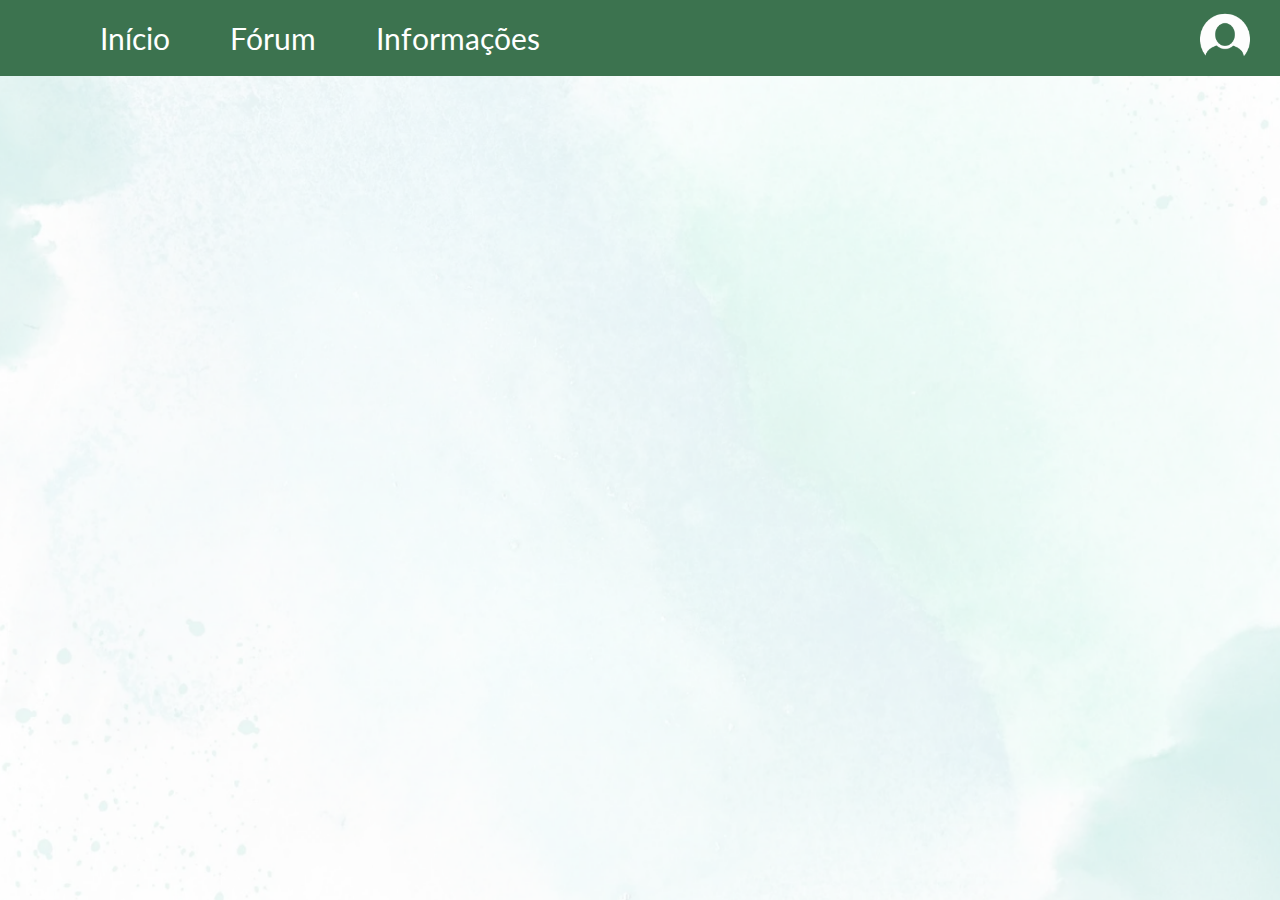
<file: Pages/TelaADM/index.html>
<!DOCTYPE html>
<html lang="pt-br">

<head>
    <meta charset="UTF-8">
    <meta name="viewport" content="width=device-width, initial-scale=1.0">
    <title>Aedes Chat</title>
    <link rel="stylesheet" href="style.css">
</head>

<body>

    <nav>
        <ul>
            <a href="/TelaIncial/index.html">
                <li>Início</li>
            </a>
            <li>Fórum</li>
            <li>Informações</li>
        </ul>

        <a href="/TelaLogin/index.html">
            <a id="user-name"></a>
            <img src="imgs/imgPerfil.png" alt="">
        </a>
    </nav>

    <main>
        <div class="container" id="container-posts">
        </div>
    </main>

    <div class="container-modal" id="modal">
        <div class="posicionar-modal">
            <div class="modal">
                 <img src="imgs/aviso.png" alt="">
                 <h2>Você tem certeza que deseja excluir <br> 
                    essa mensagem?
                </h2>
            </div>

            <div class="btn-adm">
                <button onclick="fecharAviso()" id="cancelar" type="submit">Cancelar</button>
                <button type="submit" id="enviar">Excluir</button>
            </div>
        </div>

    </div>

    <script src="script.js"></script>
</body>

</html>
</file>
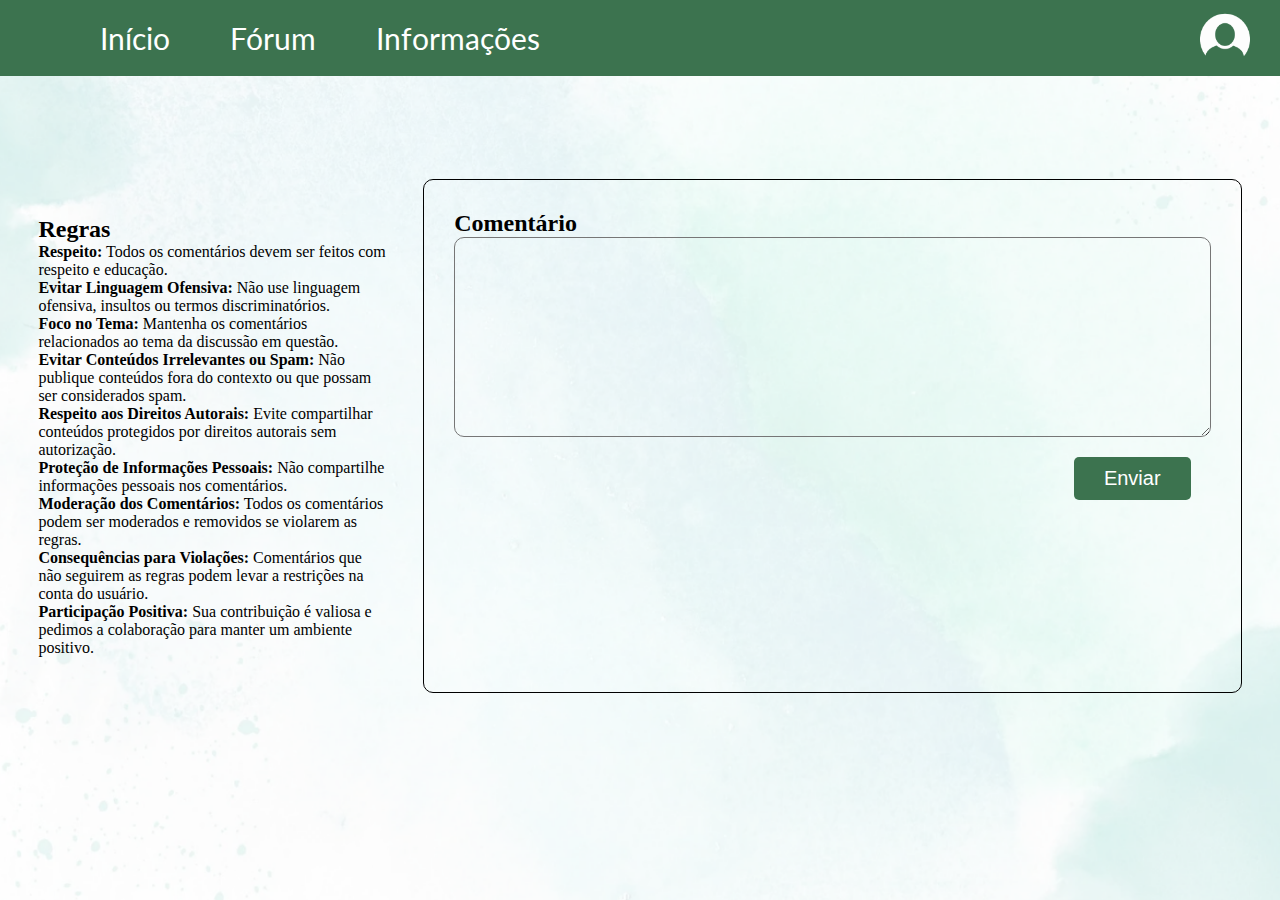
<file: Pages/TelaComentar/index.html>
<!DOCTYPE html>
<html lang="pt-br">

<head>
    <meta charset="UTF-8">
    <meta name="viewport" content="width=device-width, initial-scale=1.0">
    <title>Aedes Chat</title>
    <link rel="stylesheet" href="style.css">
</head>

<body>

    <nav>
        <ul>
            <a href="/TelaIncial/index.html">
                <li>Início</li>
            </a>
            <a href="/Comentarios/index.html">
                <li>Fórum</li>
            </a>
            <li>Informações</li>
        </ul>

        <a href="/TelaLogin/index.html">
            <a id="user-name"></a>
            <img src="imgs/imgPerfil.png" alt="">
        </a>
    </nav>

    <main>
        <div class="left">
            <h2>Regras</h2>
            <p>
                <strong>Respeito:</strong> Todos os comentários devem ser feitos com respeito e educação. <br>
                <strong>Evitar Linguagem Ofensiva:</strong> Não use linguagem ofensiva, insultos ou termos
                discriminatórios. <br>
                <strong>Foco no Tema:</strong> Mantenha os comentários relacionados ao tema da discussão em questão.
                <br>
                <strong>Evitar Conteúdos Irrelevantes ou Spam:</strong> Não publique conteúdos fora do contexto ou que
                possam ser considerados spam. <br>
                <strong>Respeito aos Direitos Autorais:</strong> Evite compartilhar conteúdos protegidos por direitos
                autorais sem autorização. <br>
                <strong>Proteção de Informações Pessoais:</strong> Não compartilhe informações pessoais nos comentários.
                <br>
                <strong>Moderação dos Comentários:</strong> Todos os comentários podem ser moderados e removidos se
                violarem as regras. <br>
                <strong>Consequências para Violações:</strong> Comentários que não seguirem as regras podem levar a
                restrições na conta do usuário. <br>
                <strong>Participação Positiva:</strong> Sua contribuição é valiosa e pedimos a colaboração para manter
                um ambiente positivo. <br>
            </p>
        </div>

        <div class="right">
            <div class="commit">
                <h2>Comentário</h2>
                <textarea name="" id="text-area-comment"></textarea>
            </div>
            <div class="button">
                <button type="submit" onclick="post_post()">Enviar</button>
            </div>
        </div>
    </main>

    <script src="script.js"></script>
</body>

</html>
</file>
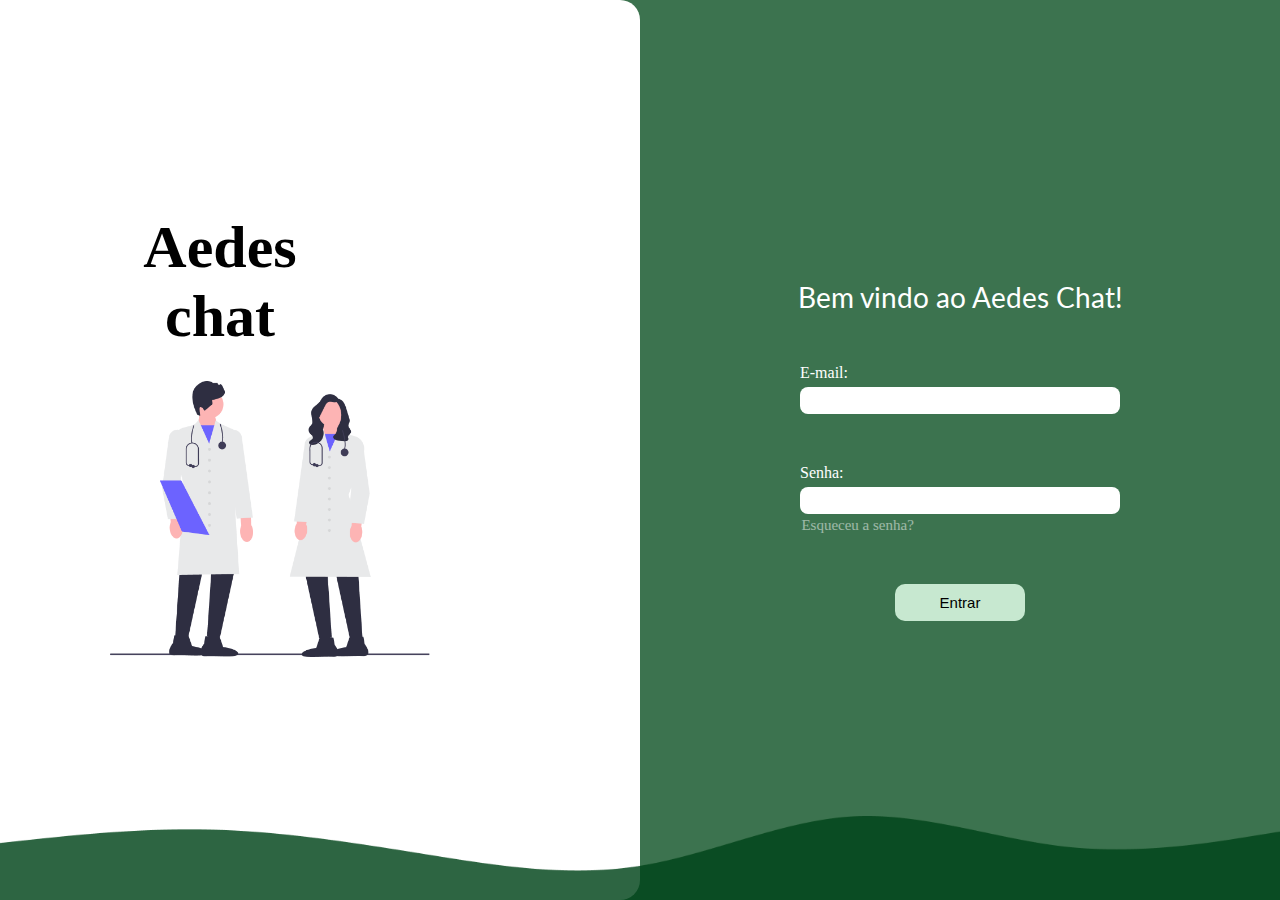
<file: Pages/TelaLogin/index.html>
<!DOCTYPE html>
<html lang="pt-br">
<head>
    <meta charset="UTF-8">
    <meta name="viewport" content="width=device-width, initial-scale=1.0">
    <title>Aedes Chat</title>
    <link rel="stylesheet" href="style.css">
    <script src="./login.js"></script>
</head>
<body>
    <main>
        <div class="main-left">
            <h1>Aedes <br> chat</h1>
            <img src="imgs/doctors.png" alt="">
        </div>

        <form class="main-right" onsubmit="return login(event)">
            <p class="bem-vindo">Bem vindo ao Aedes Chat!</p>

            <div class="input">
                <label for="email">E-mail:</label>
                <input type="email" name="" id="email">
            </div>

            <div class="input">
                <label for="senha">Senha:</label>
                <input type="password" name="" id="senha">
            </div>

            <p id="credencial-invalida">E-mail ou senha incorretos</p>
            <p class="esqueceu-Senha">Esqueceu a senha?</p>

            <button type="submit" id="botao-login">Entrar</button>
        </form>

        <img class="wave" src="imgs/wave.png" alt="">
    </main>
</body>
</html>
</file>
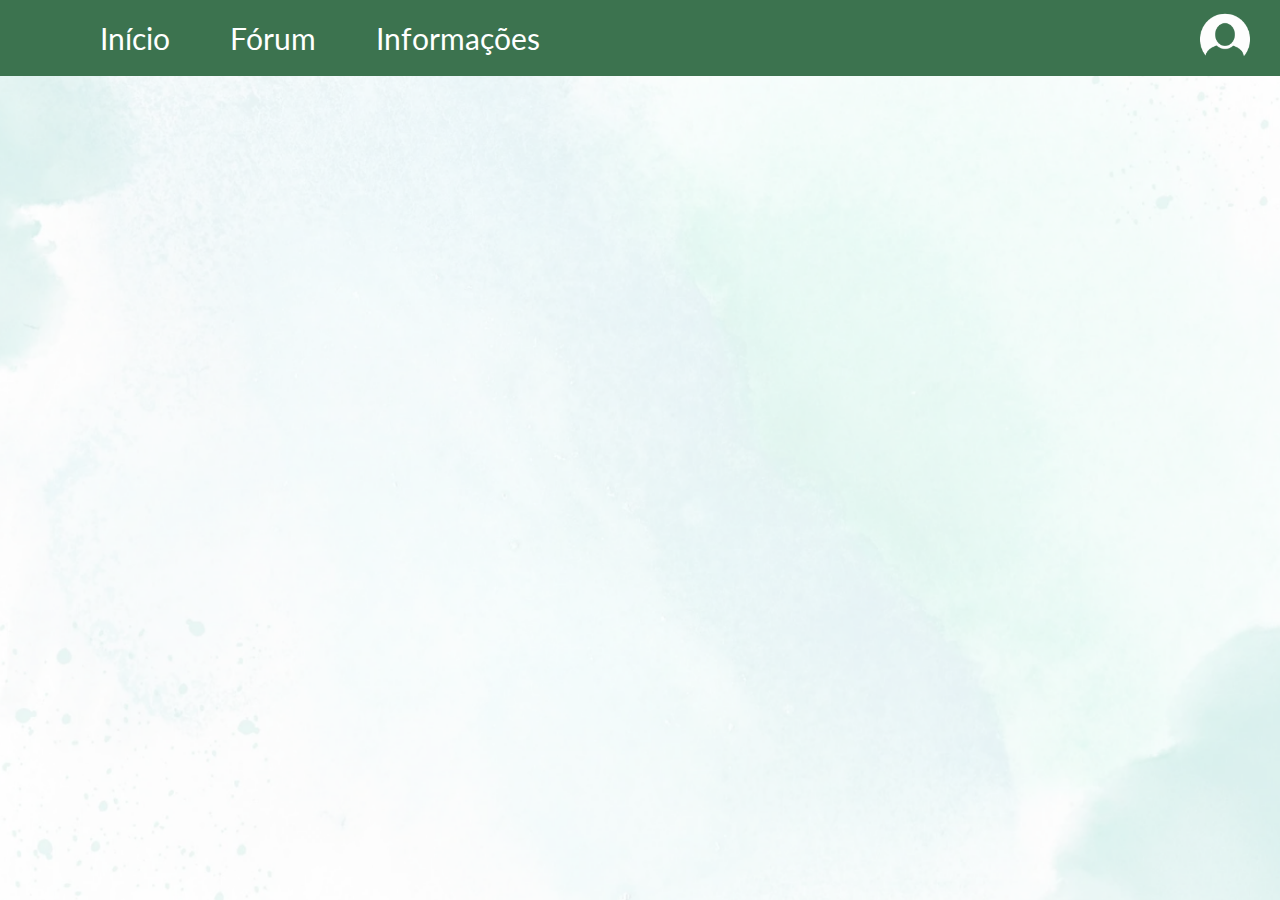
<file: Pages/TelaMedico/index.html>
<!DOCTYPE html>
<html lang="pt-br">

<head>
    <meta charset="UTF-8">
    <meta name="viewport" content="width=device-width, initial-scale=1.0">
    <title>Aedes Chat</title>
    <link rel="stylesheet" href="style.css">
</head>

<body>
    <nav>
        <ul>
            <a href="/TelaIncial/index.html"> <li>Início</li> </a>
            <li>Fórum</li>
            <li>Informações</li>
        </ul>

        <a href="/TelaLogin/index.html">
            <a id="user-name"></a>
            <img src="imgs/imgPerfil.png" alt="">
        </a>
    </nav>

    <main>
        <div class="container", id="container-posts">
        </div>
    </main>

    <div class="container-modal" id="modal">
        <div class="posicionar-modal">

            <p>Respondendo:</p>
            <div class="modal">
                
                <div class="modal-top">
                    <div class="commit-left">
                        <img class="imgPerfil" src="imgs/imgPerfil.svg" alt="">
                        <div>
                            <img src="imgs/like.png" alt="">
                            <img src="imgs/dislike.png" alt="">
                        </div>
                    </div>
                    <div class="commit-right" id="comment-content">
                    </div>
                </div>

                <div class="modal-bottom">
                    <textarea name="" id="text-area-comment"></textarea>
                </div>
            </div>

            <div class="btn-style">
                <button onclick="fecharModal()" id="fechar" class="fechar" type="submit">Fechar</button>

                <button type="submit", id="enviar">Enviar</button>
            </div>
        </div>

    </div>

    <script src="script.js"></script>
</body>

</html>
</file>
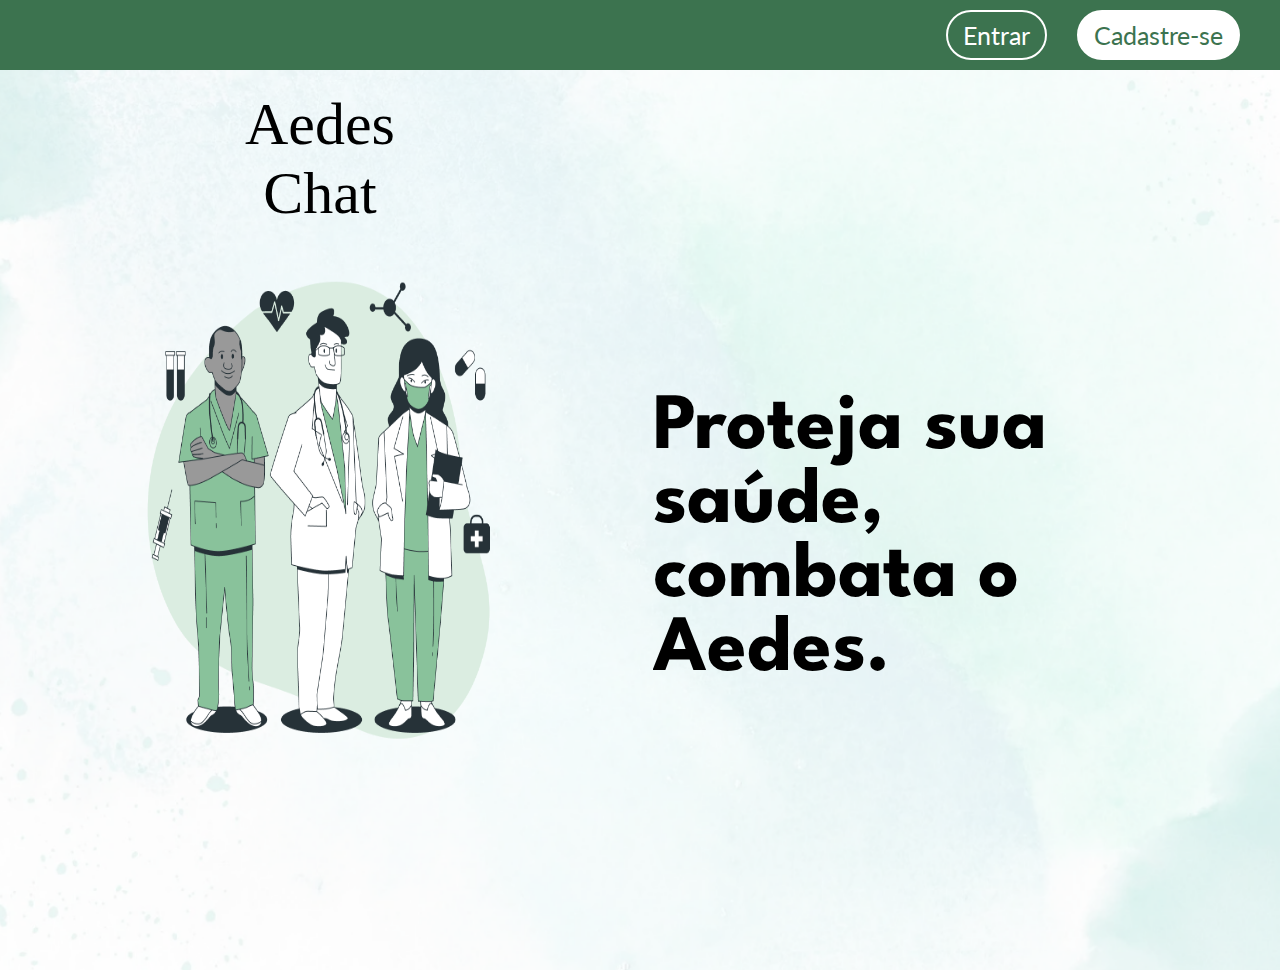
<file: Pages/TelaPreLogin/index.html>
<!DOCTYPE html>
<html lang="pt-br">

<head>
    <meta charset="UTF-8">
    <meta name="viewport" content="width=device-width, initial-scale=1.0">
    <link rel="stylesheet" href="style.css">
    <title>Aedes Chat</title>
</head>

<body>
    <nav>
        <ul>
            <a href="../TelaLogin/index.html">
                <li class="entrar">Entrar </li>
            </a>
            <li class="cadastre">Cadastre-se</li>
        </ul>
    </nav>

    <main>
        <div class="main-left">
            <p>Aedes <br> Chat</p>
            <img src="imgs/imgDoctor.png" alt="">
        </div>

        <div class="main-right">
            <h2>Proteja sua <br> saúde, <br>
                combata o <br>
                Aedes.
            </h2>
        </div>
    </main>
</body>

</html>
</file>
<file: Pages/TelaADM/style.css>
@import url('https://fonts.googleapis.com/css2?family=Lato:ital,wght@0,100;0,300;0,400;0,700;0,900;1,100;1,300;1,400;1,700;1,900&family=League+Spartan:wght@100..900&display=swap');

* {
    margin: 0;
    padding: 0;
    box-sizing: border-box;
    overflow-x: hidden
}

body {
    height: 100vh;

    background-image: url('imgs/background.png');
    background-size: cover;
    /* Ajusta a imagem para cobrir todo o background */
    background-repeat: no-repeat;
    /* Evita que a imagem se repita */
    background-position: center;
    /* Centraliza a imagem */
}


a {
    text-decoration: none
}

nav {
    display: flex;
    justify-content: space-between;
    background-color: #3C734F;
    padding: 10px 0;
    width: 100vw;
}

ul {
    display: flex;
    justify-content: center;
    flex-wrap: wrap;
    align-items: center;
    gap: 40px;
    margin-left: 90px;
}

li {
    font-size: 30px;
    list-style: none;
    font-family: "Lato", sans-serif;
    color: white;
    padding: 10px;
    border-radius: 8px;
    transition: all 0.3s ease;
}

li:hover {
    background-color: white;
    color: #3C734F;
    cursor: pointer;

}

nav img {
    width: 50px;
    height: 50px;
    margin-right: 30px;
}

nav img:hover {
    cursor: pointer;
}

main {
    display: flex;
    flex-direction: column;
    justify-content: center;
    align-items: center;
    width: 100vw;
}

.container {
    width: 80%;
    height: 70vh;
    margin-top: 50px;
}

.commit {
    display: flex;
    padding: 10px;
    background-color: #F3F3F3;
    border: 1px solid #c1c1c1;
    border-radius: 8px;
    margin-bottom: 5px;
    
}

.commit-left {
    padding-right: 30px;
    width: 90px;
    display: flex;
    flex-direction: column;
    justify-content: center;
}

.imgPerfil {
    padding-bottom: 5px;
    width: 100%;
}

.commit-left div {
    display: flex;
    gap: 8px;
    width: 100%;
}

.commit-right {
    width: 90%;
}

.btn-responder {
    display: flex;
    justify-content: end;
    position: relative;
}

button {
    color: white;
    font-size: 20px;
    background-color: #F1563C;
    padding: 5px 15px;
    border: none;
    border-radius: 5px;
    position: relative;
}
             
button:hover {
    cursor: pointer;
    background-color: #f1573c86;
}

.container-modal {
    width: 100%;
    height: 100%;
    position: absolute;
    top: 0;
    left: 0;
    background-color: rgba(0, 0, 0, 0.669);
    display: none;
    justify-content: center;
    align-items: center;
}

.posicionar-modal {
    display: flex; 
    flex-direction: column;
    align-items: center;
    gap: 50px;
    background-color: white;
    border-radius: 10px;
    width: 40%;
}

.modal {
    display: flex; 
    flex-direction: column;
    align-items: center;
    justify-content: center;
    margin-top: 20px;

    & h2 {
        text-align: center;
    }
}

.btn-adm {
    display: flex;
    gap: 50px;
    margin-bottom: 20px;
}

.container-modal.abrir {
    display: flex;
}

@keyframes abrirModal {
    from {
        opacity: 0;
        transform: translate3d(0, -20px, -5px);
    }
    to {
        opacity: 1;
        transform: translate3d(0, 0, 0);
    }
}

.abrir .posicionar-modal {
    animation: abrirModal 0.5s;
}

@media screen and (max-width: 450px) {
    .posicionar-modal {
        width: 90%;
    }
}
</file>
<file: Pages/TelaComentar/style.css>
@import url('https://fonts.googleapis.com/css2?family=Lato:ital,wght@0,100;0,300;0,400;0,700;0,900;1,100;1,300;1,400;1,700;1,900&family=League+Spartan:wght@100..900&display=swap');

* {
    margin: 0;
    padding: 0;
    box-sizing: border-box;
    overflow-x: hidden
}

body {
    height: 100vh;

    background-image: url('imgs/background.png');
    background-size: cover;
    /* Ajusta a imagem para cobrir todo o background */
    background-repeat: no-repeat;
    /* Evita que a imagem se repita */
    background-position: center;
    /* Centraliza a imagem */
}


a {
    text-decoration: none
}

nav {
    display: flex;
    justify-content: space-between;
    background-color: #3C734F;
    padding: 10px 0;
    width: 100vw;
}

ul {
    display: flex;
    justify-content: center;
    flex-wrap: wrap;
    align-items: center;
    gap: 40px;
    margin-left: 90px;
}

li {
    font-size: 30px;
    list-style: none;
    font-family: "Lato", sans-serif;
    color: white;
    padding: 10px;
    border-radius: 8px;
    transition: all 0.3s ease;
}

li:hover {
    background-color: white;
    color: #3C734F;
    cursor: pointer;

}

nav img {
    width: 50px;
    height: 50px;
    margin-right: 30px;
}

nav img:hover {
    cursor: pointer;
}

main {
    display: flex;
    align-items: center;
    justify-content: center;
    height: 80vh;
    width: 100vw;
    padding: 3%;
    gap: 35px;
}

.left {
    width: 30%;
}

.right {
    width: 70%;
    height: 80%;
    padding: 30px;
    border: 1px solid black;
    border-radius: 10px;
    overflow-y: hidden;

    & .commit {
        display: flex;
        flex-direction: column;

        & textarea {
            height: 200px;
        }

    }
}

textarea {
    background-color: transparent;
    border-radius: 10px;
    height: 100%;
}

.button {
    display: flex;
    justify-content: end;
}

button {

    color: white;
    font-size: 20px;
    background-color: #3C734F;
    padding: 10px 30px;
    border: none;
    border-radius: 5px;
    margin: 20px;
}

button:hover {
    cursor: pointer;
    background-color: #3c734fb8;
}

@media screen and (max-width: 450px) {
    main {
        display: flex;
        flex-direction: column;
    }

    .left {
        width: 100%;
        height: 50%;
    }

    .right {
        width: 100%;
        height: 50%;
    }
}
</file>
<file: Pages/TelaLogin/style.css>
@import url('https://fonts.googleapis.com/css2?family=Lato:ital,wght@0,100;0,300;0,400;0,700;0,900;1,100;1,300;1,400;1,700;1,900&display=swap');

* {
    margin: 0;
    padding: 0;
    box-sizing: border-box;
    overflow-x: hidden;
}

main {
    display: flex;
    width: 100vw;
    background-color: #3C734F;

}

#credencial-invalida {
    display: none;
}

.main-left {
    width: 50%;
    height: 100vh;
    display: flex;
    flex-direction: column;
    justify-content: center;
    align-items: center;
    background-color: white;
    border-radius: 0 20px 20px 0;

    & h1 {
        text-align: center;
        position: relative;
        font-size: 60px;
        right: 100px;
        bottom: 30px;
    }

    & img {
        width: 50%;
        position: relative;
        right: 50px;
    }
}

.main-right {
    width: 50%;
    height: 100vh;
    display: flex;
    flex-direction: column;
    justify-content: center;
    align-items: center;
}

.bem-vindo {
    font-size: 28px;
    color: white;
    font-family: "Lato", sans-serif;
}

.input {
    padding-top: 50px;
    display: flex;
    flex-direction: column;
    gap: 5px;
    width: 50%;
    color: white;
    
    & input {
        padding: 6px;
        border-radius: 8px;
        border: none;
        outline: none;
    }
}

.esqueceu-Senha {
    color: white;
    margin-top: 3px;
    margin-bottom: 50px;
    position: relative;
    font-size: 15px;
    right: 16%;
    opacity: 0.5;
}

.esqueceu-Senha:hover {
    cursor: pointer;
}

button {
    padding: 10px 45px;
    border-radius: 10px;
    border: none;
    background-color: #C7E8D0;
    font-size: 15px;
}

button:hover {
    cursor: pointer;
    background-color: #c7e8d077;
}

.wave {
    position: absolute;
    bottom: 0;
    width: 100vw;
}  

@media screen and (max-width: 450px) {
    main {
        display: flex;
        flex-direction: column;
        height: 100vh;
    }

    .main-left {
        display: flex;
        flex-direction: row;
        width: 100vw;
        height: 300px;
        border-radius: 0 0 20px 20px;

        & h1 {
            font-size: 40px;
            position: relative;
            left: 0;
        }

        & img {
            position: relative;
            left: 50px;
        }
    }

    .main-right {
        width: 100vw;
        height: 100%;
    }

    .esqueceu-Senha {
        position: relative;
        left: 1px;
        
    }
}

#credencial-invalida {
    color: red;
}
</file>
<file: Pages/TelaMedico/style.css>
@import url('https://fonts.googleapis.com/css2?family=Lato:ital,wght@0,100;0,300;0,400;0,700;0,900;1,100;1,300;1,400;1,700;1,900&family=League+Spartan:wght@100..900&display=swap');

* {
    margin: 0;
    padding: 0;
    box-sizing: border-box;
    overflow-x: hidden
}

body {
    height: 100vh;

    background-image: url('imgs/background.png');
    background-size: cover;
    /* Ajusta a imagem para cobrir todo o background */
    background-repeat: no-repeat;
    /* Evita que a imagem se repita */
    background-position: center;
    /* Centraliza a imagem */
}


a {
    text-decoration: none
}

nav {
    display: flex;
    justify-content: space-between;
    background-color: #3C734F;
    padding: 10px 0;
    width: 100vw;
}

ul {
    display: flex;
    justify-content: center;
    flex-wrap: wrap;
    align-items: center;
    gap: 40px;
    margin-left: 90px;
}

li {
    font-size: 30px;
    list-style: none;
    font-family: "Lato", sans-serif;
    color: white;
    padding: 10px;
    border-radius: 8px;
    transition: all 0.3s ease;
}

li:hover {
    background-color: white;
    color: #3C734F;
    cursor: pointer;

}

nav img {
    width: 50px;
    height: 50px;
    margin-right: 30px;
}

nav img:hover {
    cursor: pointer;
}

main {
    display: flex;
    flex-direction: column;
    justify-content: center;
    align-items: center;
    width: 100vw;
    height: 80vh;
    /* ver depois */
}

.container {
    width: 80%;
    height: 70vh;
    margin-top: 50px;
}

.commit {
    display: flex;
    padding: 10px;
    background-color: #F3F3F3;
    border: 1px solid #c1c1c1;
    border-radius: 8px;
    margin-bottom: 5px;

}

.commit-left {
    padding-right: 30px;
    width: 90px;
    display: flex;
    flex-direction: column;
    justify-content: center;
}

.imgPerfil {
    padding-bottom: 5px;
    width: 100%;
}

.commit-left div {
    display: flex;
    gap: 8px;
    width: 100%;
}

.commit-right {
    width: 90%;
}

.btn-style {
    display: flex;
    justify-content: end;
    position: relative;
    gap: 8px;
}

.fechar {
    background-color: #F1563C;
}

.fechar:hover {
    background-color: #f1573c87;
}

button {
    color: white;
    font-size: 20px;
    background-color: #3C734F;
    padding: 5px 15px;
    border: none;
    border-radius: 5px;
    position: relative;
}

button:hover {
    cursor: pointer;
    background-color: #3c734fb8;
}

.container-modal {
    width: 100%;
    height: 100%;
    position: absolute;
    top: 0;
    left: 0;
    background-color: rgba(0, 0, 0, 0.669);
    display: none;
    justify-content: center;
    align-items: center;
}

.modal-top {
    display: flex;
}

.posicionar-modal {
    width: 60%;
    background-color: white;
    padding: 30px;
    border-radius: 10px;
}

.modal {
    margin-top: 20px;

    & .modal-top {
        margin-bottom: 15px;
        background-color: #F3F3F3;
        padding: 10px;
        border-radius: 10px;
    }
}

textarea {
    height: 170px;
    width: 100%;
    border-radius: 10px;
    background-color: #F3F3F3;
}

.container-modal.abrir {
    display: flex;
}

.container-modal.fechar {
    display: none;
}

@keyframes abrirModal {
    from {
        opacity: 0;
        transform: translate3d(0, -20px, -5px);
    }
    to {
        opacity: 1;
        transform: translate3d(0, 0, 0);
    }
}

.abrir .posicionar-modal {
    animation: abrirModal 0.5s;
}

@media screen and (max-width: 450px) {
    .posicionar-modal {
        width: 90%;
    }
}
</file>
<file: Pages/TelaPreLogin/style.css>
@import url('https://fonts.googleapis.com/css2?family=Lato:ital,wght@0,100;0,300;0,400;0,700;0,900;1,100;1,300;1,400;1,700;1,900&family=League+Spartan:wght@100..900&display=swap');

* {
    margin: 0;
    padding: 0;
    box-sizing: border-box;
    overflow-x: hidden
}

a {
    text-decoration: none
}

body {
    background-image: url('imgs/background.png');
    background-size: cover;
    /* Ajusta a imagem para cobrir todo o background */
    background-repeat: no-repeat;
    /* Evita que a imagem se repita */
    background-position: center;
    /* Centraliza a imagem */
}

nav {
    display: flex;
    justify-content: end;
    background-color: #3C734F;
    padding: 10px 0;
    width: 100vw;
}


ul {
    display: flex;
    flex-wrap: wrap;
    align-items: center;
    gap: 30px;
    margin-right: 40px;
}

li {
    font-size: 25px;
    font-family: "Lato", sans-serif;
}

.entrar {
    border: 2px solid white;
    border-radius: 30px;
    padding: 8px 15px;
    color: white;
    transition: all 0.3s ease;
}

.entrar:hover {
    background-color: white;
    color: #3C734F;
    cursor: pointer;
}

.cadastre {
    border: 2px solid white;
    border-radius: 30px;
    padding: 8px 15px;
    color: #3C734F;
    background-color: white;
    transition: all 0.3s ease;
}

.cadastre:hover {
    background-color: #3C734F;
    color: white;
    cursor: pointer;
}




main {
    display: flex;
    width: 100vw;
}

.main-left {
    width: 50%;
    height: 100vh;
    display: flex;
    flex-direction: column;
    align-items: center;

    & img {
        width: 60%;
        height: 60%;
    }

    & p {
        font-size: 60px;
        text-align: center;
        margin-top: 20px;
    }
}

.main-right {
    width: 50%;
    height: 100vh;

    display: flex;
    align-items: center;
    justify-content: center;

    & h2 {
        font-size: 80px;
        font-weight: bold;
        position: relative;
        top: 20px;
        right: 110px;
        font-family: "League Spartan", sans-serif;
    }
}

/* Celular */
@media screen and (max-width: 450px){

    nav {
        display: flex;
        justify-content: center;
    }
    
    ul {
        margin-right: 0;
        gap: 10px;
    }

    main {
        display: flex;
        flex-direction: column;
    }

    .main-left {
        width: 100vw;
        height: 100%;
    }

    .main-right {
        width: 100vw;
        height: 100%;
        padding: 50px;
    }
}

/* Tablet e Notebook */
@media screen and (max-width: 1024px){
    .main-right h2 {
        font-size: 60px;
        position: relative;
        left: 10px;
    }

    .main-left img {
        width: 70%;
        height: 50%;
    }
}
</file>
